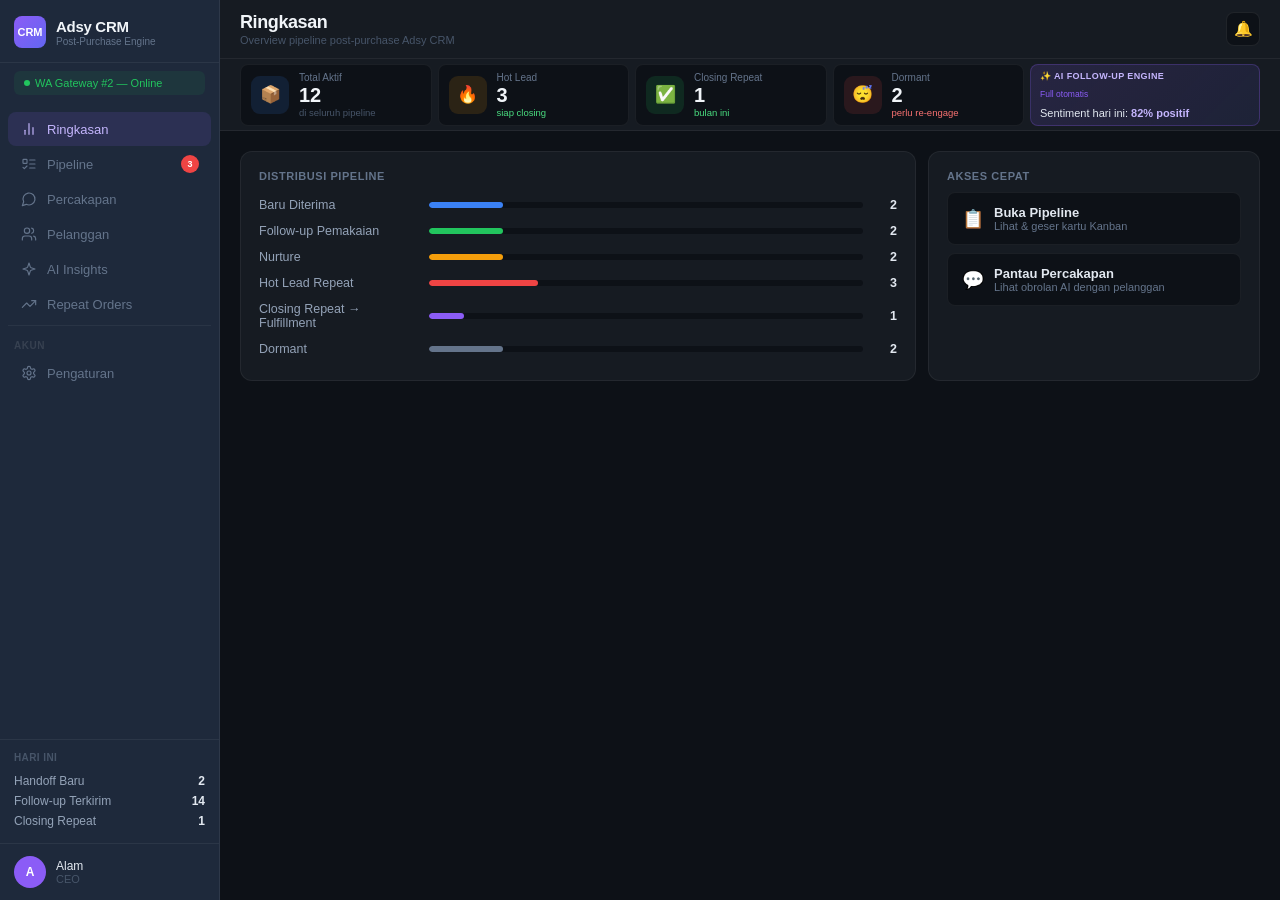
<file: index.html>
<!DOCTYPE html>
<html lang="id">
<head>
<meta charset="UTF-8">
<meta name="viewport" content="width=device-width, initial-scale=1.0">
<title>Ringkasan — Adsy CRM</title>
<link rel="stylesheet" href="css/style.css">
<style>
#summary-wrap{flex:1;overflow-y:auto;padding:20px}
.grid{display:grid;grid-template-columns:repeat(auto-fit,minmax(220px,1fr));gap:12px;margin-bottom:24px}
.big-card{background:#161b22;border:1px solid rgba(255,255,255,.06);border-radius:12px;padding:18px}
.big-card h3{font-size:11px;color:#64748b;text-transform:uppercase;letter-spacing:.05em;margin-bottom:10px;font-weight:700}
.stage-bar-row{display:flex;align-items:center;gap:10px;padding:6px 0;font-size:12.5px}
.stage-bar-row .lbl{width:160px;color:#94a3b8;flex-shrink:0}
.stage-bar-track{flex:1;height:6px;background:#0d1117;border-radius:3px;overflow:hidden}
.stage-bar-fill{height:100%;border-radius:3px}
.stage-bar-num{width:24px;text-align:right;color:#e2e8f0;font-weight:600;flex-shrink:0}
.quick-link{display:flex;align-items:center;gap:10px;padding:12px 14px;background:#0d1117;border:1px solid rgba(255,255,255,.06);border-radius:8px;margin-bottom:8px;cursor:pointer}
.quick-link:hover{border-color:#8b5cf6}
.quick-link .ql-icon{font-size:18px}
.quick-link .ql-text{flex:1}
.quick-link .ql-title{font-size:13px;font-weight:600;color:#e2e8f0}
.quick-link .ql-sub{font-size:11px;color:#64748b}
</style>
</head>
<body>

<div id="sidebar"></div>

<div id="main">
  <div id="top-header">
    <div class="th-left">
      <h1>Ringkasan</h1>
      <p>Overview pipeline post-purchase Adsy CRM</p>
    </div>
    <div class="th-right">
      <div class="th-notif">🔔</div>
    </div>
  </div>

  <div id="stats-row">
    <div class="stat-card">
      <div class="stat-icon blue">📦</div>
      <div class="stat-text"><div class="stat-label">Total Aktif</div><div class="stat-num" id="statTotal">0</div><div class="stat-sub muted">di seluruh pipeline</div></div>
    </div>
    <div class="stat-card">
      <div class="stat-icon amber">🔥</div>
      <div class="stat-text"><div class="stat-label">Hot Lead</div><div class="stat-num" id="statHot">0</div><div class="stat-sub ok">siap closing</div></div>
    </div>
    <div class="stat-card">
      <div class="stat-icon green">✅</div>
      <div class="stat-text"><div class="stat-label">Closing Repeat</div><div class="stat-num" id="statClosing">0</div><div class="stat-sub ok">bulan ini</div></div>
    </div>
    <div class="stat-card">
      <div class="stat-icon red">😴</div>
      <div class="stat-text"><div class="stat-label">Dormant</div><div class="stat-num" id="statDormant">0</div><div class="stat-sub danger">perlu re-engage</div></div>
    </div>
    <div class="ai-engine-card">
      <div class="ai-engine-title">✨ AI Follow-up Engine</div>
      <div class="ai-engine-sub">Full otomatis</div>
      <div class="ai-engine-stat">Sentiment hari ini: <b>82% positif</b></div>
    </div>
  </div>

  <div id="summary-wrap">
    <div class="grid">
      <div class="big-card" style="grid-column:span 2">
        <h3>Distribusi Pipeline</h3>
        <div id="stageBars"></div>
      </div>
      <div class="big-card">
        <h3>Akses Cepat</h3>
        <div class="quick-link" onclick="location.href='pipeline.html'">
          <span class="ql-icon">📋</span>
          <div class="ql-text"><div class="ql-title">Buka Pipeline</div><div class="ql-sub">Lihat & geser kartu Kanban</div></div>
        </div>
        <div class="quick-link" onclick="location.href='conversations.html'">
          <span class="ql-icon">💬</span>
          <div class="ql-text"><div class="ql-title">Pantau Percakapan</div><div class="ql-sub">Lihat obrolan AI dengan pelanggan</div></div>
        </div>
      </div>
    </div>
  </div>
</div>

<script src="js/config.js"></script>
<script src="js/mock-data.js"></script>
<script src="js/app.js"></script>
<script>
renderSidebar('index.html');

const total = MOCK_PIPELINE.length;
const hot = MOCK_PIPELINE.filter(c=>c.stage==='hotlead').length;
const closing = MOCK_PIPELINE.filter(c=>c.stage==='closing').length;
const dormant = MOCK_PIPELINE.filter(c=>c.stage==='dormant').length;
document.getElementById('statTotal').textContent = total;
document.getElementById('statHot').textContent = hot;
document.getElementById('statClosing').textContent = closing;
document.getElementById('statDormant').textContent = dormant;

document.getElementById('stageBars').innerHTML = STAGES.map(s=>{
  const count = MOCK_PIPELINE.filter(c=>c.stage===s.id).length;
  const pct = total ? Math.round((count/total)*100) : 0;
  return `<div class="stage-bar-row">
    <span class="lbl">${s.label}</span>
    <div class="stage-bar-track"><div class="stage-bar-fill" style="width:${pct}%;background:${s.color}"></div></div>
    <span class="stage-bar-num">${count}</span>
  </div>`;
}).join('');
</script>
</body>
</html>
</file>
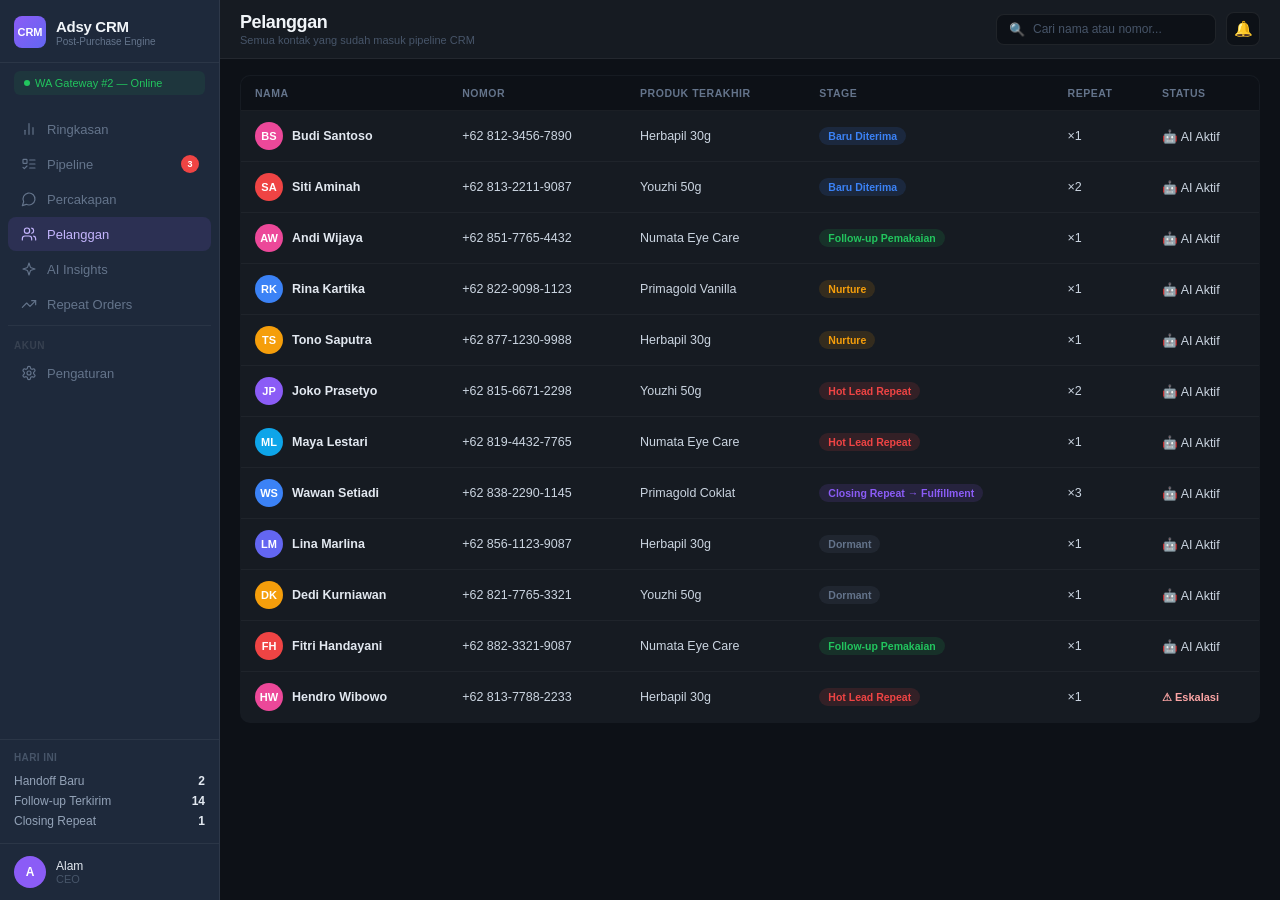
<file: contacts.html>
<!DOCTYPE html>
<html lang="id">
<head>
<meta charset="UTF-8">
<meta name="viewport" content="width=device-width, initial-scale=1.0">
<title>Pelanggan — Adsy CRM</title>
<link rel="stylesheet" href="css/style.css">
<style>
#table-wrap{flex:1;overflow-y:auto;padding:16px 20px}
table{width:100%;border-collapse:collapse;background:#161b22;border:1px solid rgba(255,255,255,.06);border-radius:10px;overflow:hidden}
thead th{text-align:left;font-size:10.5px;text-transform:uppercase;letter-spacing:.05em;color:#64748b;padding:11px 14px;border-bottom:1px solid rgba(255,255,255,.06);background:#0d1117}
tbody td{padding:11px 14px;font-size:12.5px;border-bottom:1px solid rgba(255,255,255,.04);color:#cbd5e1}
tbody tr:last-child td{border-bottom:none}
tbody tr:hover{background:rgba(139,92,246,.04);cursor:pointer}
.t-name{display:flex;align-items:center;gap:9px;font-weight:600;color:#e2e8f0}
.t-av{width:28px;height:28px;border-radius:50%;display:flex;align-items:center;justify-content:center;font-size:11px;font-weight:700;color:#fff;flex-shrink:0}
.stage-chip{font-size:10.5px;padding:3px 9px;border-radius:10px;font-weight:600}
.esc-flag{color:#fca5a5;font-size:11px;font-weight:600}
</style>
</head>
<body>

<div id="sidebar"></div>

<div id="main">
  <div id="top-header">
    <div class="th-left">
      <h1>Pelanggan</h1>
      <p>Semua kontak yang sudah masuk pipeline CRM</p>
    </div>
    <div class="th-right">
      <div class="th-search"><span style="font-size:13px;color:#374151">🔍</span><input placeholder="Cari nama atau nomor..." id="searchInput" /></div>
      <div class="th-notif">🔔</div>
    </div>
  </div>

  <div id="table-wrap">
    <table>
      <thead>
        <tr>
          <th>Nama</th>
          <th>Nomor</th>
          <th>Produk Terakhir</th>
          <th>Stage</th>
          <th>Repeat</th>
          <th>Status</th>
        </tr>
      </thead>
      <tbody id="tbody"></tbody>
    </table>
  </div>
</div>

<script src="js/config.js"></script>
<script src="js/mock-data.js"></script>
<script src="js/app.js"></script>
<script>
renderSidebar('contacts.html');

function render(){
  const q = (document.getElementById('searchInput').value || '').toLowerCase();
  let rows = MOCK_PIPELINE;
  if(q) rows = rows.filter(c => c.name.toLowerCase().includes(q) || c.phone.includes(q));

  document.getElementById('tbody').innerHTML = rows.map(c=>{
    const stage = STAGES.find(s=>s.id===c.stage);
    return `<tr onclick="location.href='pipeline.html'">
      <td><div class="t-name"><span class="t-av" style="background:${avatarColor(c.name)}">${initials(c.name)}</span>${esc(c.name)}</div></td>
      <td>${c.phone}</td>
      <td>${esc(c.product)}</td>
      <td><span class="stage-chip" style="background:${stage.color}22;color:${stage.color}">${stage.label}</span></td>
      <td>×${c.repeat}</td>
      <td>${c.escalated ? '<span class="esc-flag">⚠ Eskalasi</span>' : '🤖 AI Aktif'}</td>
    </tr>`;
  }).join('');
}
document.getElementById('searchInput').addEventListener('input', render);
render();
</script>
</body>
</html>
</file>
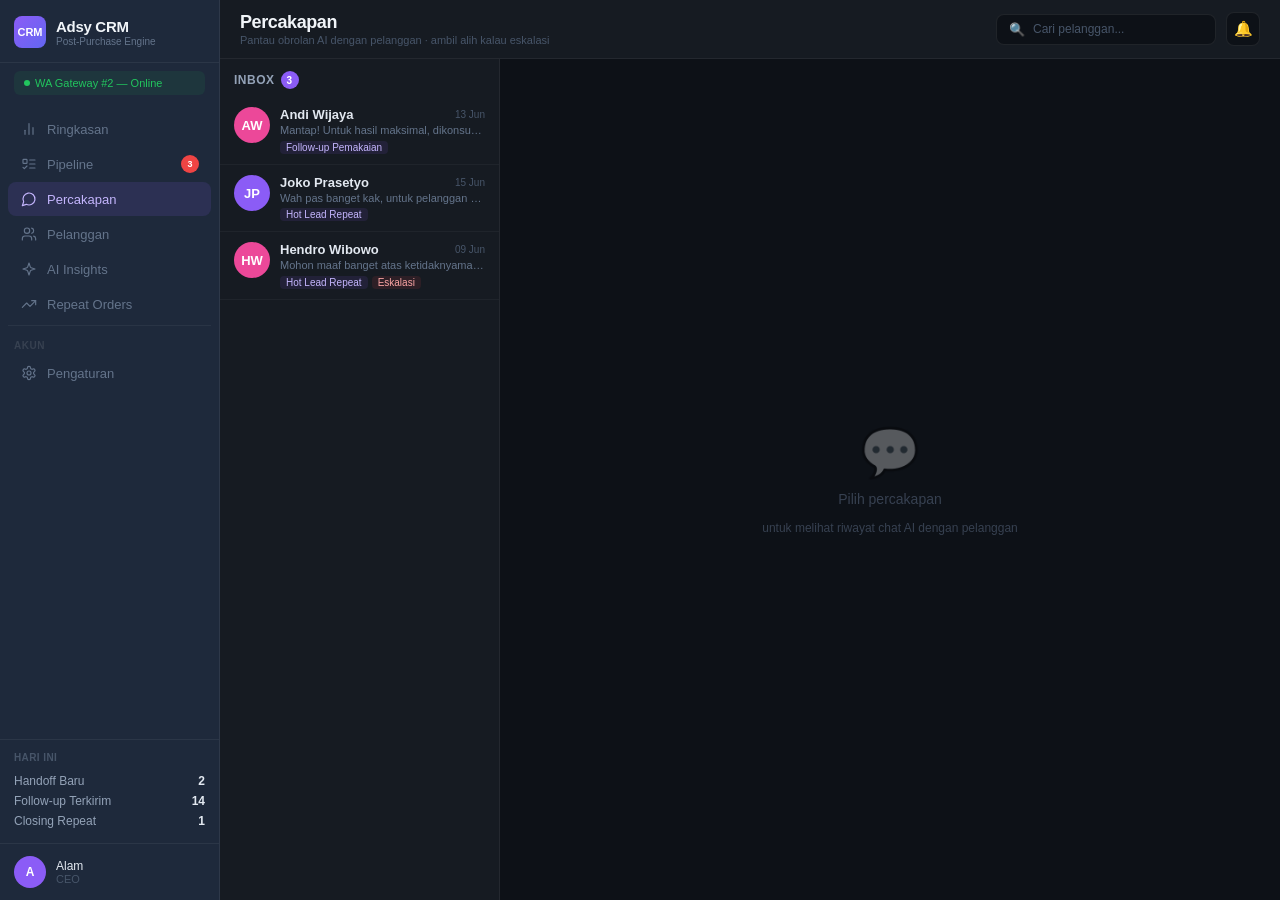
<file: conversations.html>
<!DOCTYPE html>
<html lang="id">
<head>
<meta charset="UTF-8">
<meta name="viewport" content="width=device-width, initial-scale=1.0">
<title>Percakapan — Adsy CRM</title>
<link rel="stylesheet" href="css/style.css">
</head>
<body>

<div id="sidebar"></div>

<div id="main">
  <div id="top-header">
    <div class="th-left">
      <h1>Percakapan</h1>
      <p>Pantau obrolan AI dengan pelanggan &middot; ambil alih kalau eskalasi</p>
    </div>
    <div class="th-right">
      <div class="th-search"><span style="font-size:13px;color:#374151">🔍</span><input placeholder="Cari pelanggan..." id="searchInput" /></div>
      <div class="th-notif">🔔</div>
    </div>
  </div>

  <div id="content-area">
    <div id="inbox">
      <div class="inbox-header">
        <div class="inbox-title">INBOX <span class="inbox-count" id="inboxCount">0</span></div>
      </div>
      <div id="conv-list"></div>
    </div>

    <div id="chat-panel">
      <div id="chat-header" style="display:none">
        <div class="ch-av" id="chAv">?</div>
        <div style="flex:1">
          <div class="ch-name" id="chName">—</div>
          <div class="ch-sub" id="chSub">—</div>
        </div>
        <div id="chStatusArea"></div>
        <div class="ch-acts">
          <button class="act-btn" id="btnTakeover">🙋 Ambil Alih</button>
          <button class="act-btn danger" id="btnResume" style="display:none">🤖 Aktifkan AI Lagi</button>
        </div>
      </div>
      <div id="messages-area">
        <div class="no-chat">
          <div class="no-chat-icon">💬</div>
          <div style="font-size:14px;font-weight:500;color:#374151">Pilih percakapan</div>
          <div style="font-size:12px;color:#374151;margin-top:4px">untuk melihat riwayat chat AI dengan pelanggan</div>
        </div>
      </div>
      <div id="observer-bar" style="display:none">
        <span class="obs-dot"></span> Mode observer — AI yang membalas otomatis. Pesan manual hanya bisa dikirim setelah "Ambil Alih".
      </div>
    </div>

    <div id="side-panel" style="display:none">
      <div class="cb-header">👤 Info Pelanggan</div>
      <div class="cb-section">
        <div class="cb-title">Stage Pipeline</div>
        <div class="stage-pill" id="spStage">—</div>
      </div>
      <div class="cb-section">
        <div class="cb-title">Order Terkait</div>
        <div class="cm-row"><span class="cm-label">Produk</span><span class="cm-value" id="spProduct">—</span></div>
        <div class="cm-row"><span class="cm-label">Sampai</span><span class="cm-value" id="spDelivered">—</span></div>
        <div class="cm-row"><span class="cm-label">Repeat ke-</span><span class="cm-value" id="spRepeat">—</span></div>
        <div class="cm-row"><span class="cm-label">Alamat</span><span class="cm-value" id="spAddress">—</span></div>
      </div>
      <div class="cb-section">
        <button class="drawer-btn" id="spOpenPipeline">📋 Buka di Pipeline</button>
      </div>
    </div>
  </div>
</div>

<script src="js/config.js"></script>
<script src="js/mock-data.js"></script>
<script src="js/app.js"></script>
<script>
renderSidebar('conversations.html');

let activeId = null;

function renderInbox(){
  const q = (document.getElementById('searchInput').value || '').toLowerCase();
  let list = MOCK_PIPELINE.filter(c => MOCK_CHATS[c.id]); // hanya yang punya history chat
  if(q) list = list.filter(c => c.name.toLowerCase().includes(q) || c.phone.includes(q));

  document.getElementById('inboxCount').textContent = list.length;
  const el = document.getElementById('conv-list');
  if(!list.length){ el.innerHTML = `<div class="empty-inbox">📭<br><br>Tidak ada percakapan</div>`; return; }

  el.innerHTML = list.map(c => {
    const chat = MOCK_CHATS[c.id];
    const last = chat[chat.length-1];
    const stageLabel = STAGES.find(s=>s.id===c.stage)?.label || c.stage;
    return `<div class="conv-item${activeId===c.id?' active':''}" data-id="${c.id}">
      <div class="conv-av" style="background:${avatarColor(c.name)}">${initials(c.name)}</div>
      <div class="conv-info">
        <div class="conv-name-row">
          <div class="conv-name">${esc(c.name)}</div>
          <div class="conv-time">${last.time.split(',')[0]}</div>
        </div>
        <div class="conv-preview">${esc(last.text)}</div>
        <div class="conv-tags">
          <span class="ctag stage">${stageLabel}</span>
          ${c.escalated ? '<span class="ctag eskalasi">Eskalasi</span>' : ''}
        </div>
      </div>
    </div>`;
  }).join('');

  document.querySelectorAll('.conv-item').forEach(el=>{
    el.addEventListener('click', ()=> selectConv(parseInt(el.dataset.id)));
  });
}

function selectConv(id){
  activeId = id;
  renderInbox();
  const c = MOCK_PIPELINE.find(x=>x.id===id);
  const chat = MOCK_CHATS[id] || [];

  document.getElementById('chat-header').style.display = 'flex';
  document.getElementById('observer-bar').style.display = 'flex';
  document.getElementById('side-panel').style.display = 'flex';

  document.getElementById('chAv').textContent = initials(c.name);
  document.getElementById('chAv').style.background = avatarColor(c.name);
  document.getElementById('chName').textContent = c.name;
  document.getElementById('chSub').innerHTML = `WhatsApp &middot; ${c.phone}`;

  const statusArea = document.getElementById('chStatusArea');
  const btnTakeover = document.getElementById('btnTakeover');
  const btnResume = document.getElementById('btnResume');
  if(c.escalated){
    statusArea.innerHTML = `<div class="ch-status-badge eskalasi">⚠️ Eskalasi — AI berhenti</div>`;
    btnTakeover.style.display = 'none';
    btnResume.style.display = 'flex';
  } else {
    statusArea.innerHTML = `<div class="ch-status-badge ai">🤖 AI Aktif</div>`;
    btnTakeover.style.display = 'flex';
    btnResume.style.display = 'none';
  }

  const area = document.getElementById('messages-area');
  area.innerHTML = '<div class="day-divider">Riwayat</div>' + chat.map(m => `
    <div class="msg-row from-${m.role}">
      <div class="msg-wrap">
        ${m.role==='bot' ? '<div class="bot-label">🤖 AI Agent</div>' : ''}
        <div class="bubble">${esc(m.text)}</div>
        <div class="msg-meta">${m.time}</div>
      </div>
    </div>
  `).join('');
  area.scrollTop = area.scrollHeight;

  document.getElementById('spStage').textContent = STAGES.find(s=>s.id===c.stage)?.label || c.stage;
  document.getElementById('spProduct').textContent = c.product;
  document.getElementById('spDelivered').textContent = c.delivered;
  document.getElementById('spRepeat').textContent = '×' + c.repeat;
  document.getElementById('spAddress').textContent = c.address;
  document.getElementById('spOpenPipeline').onclick = ()=> window.location.href = `pipeline.html`;
}

btnTakeoverHandler();
function btnTakeoverHandler(){
  document.addEventListener('click', e=>{
    if(e.target.id==='btnTakeover'){
      const c = MOCK_PIPELINE.find(x=>x.id===activeId);
      if(c){ c.escalated = true; selectConv(activeId); }
    }
    if(e.target.id==='btnResume'){
      const c = MOCK_PIPELINE.find(x=>x.id===activeId);
      if(c){ c.escalated = false; selectConv(activeId); }
    }
  });
}

document.getElementById('searchInput').addEventListener('input', renderInbox);

// Buka langsung dari ?id= (link dari pipeline.html)
const params = new URLSearchParams(window.location.search);
const preselect = parseInt(params.get('id'));

renderInbox();
if(preselect && MOCK_CHATS[preselect]) selectConv(preselect);
</script>
</body>
</html>
</file>
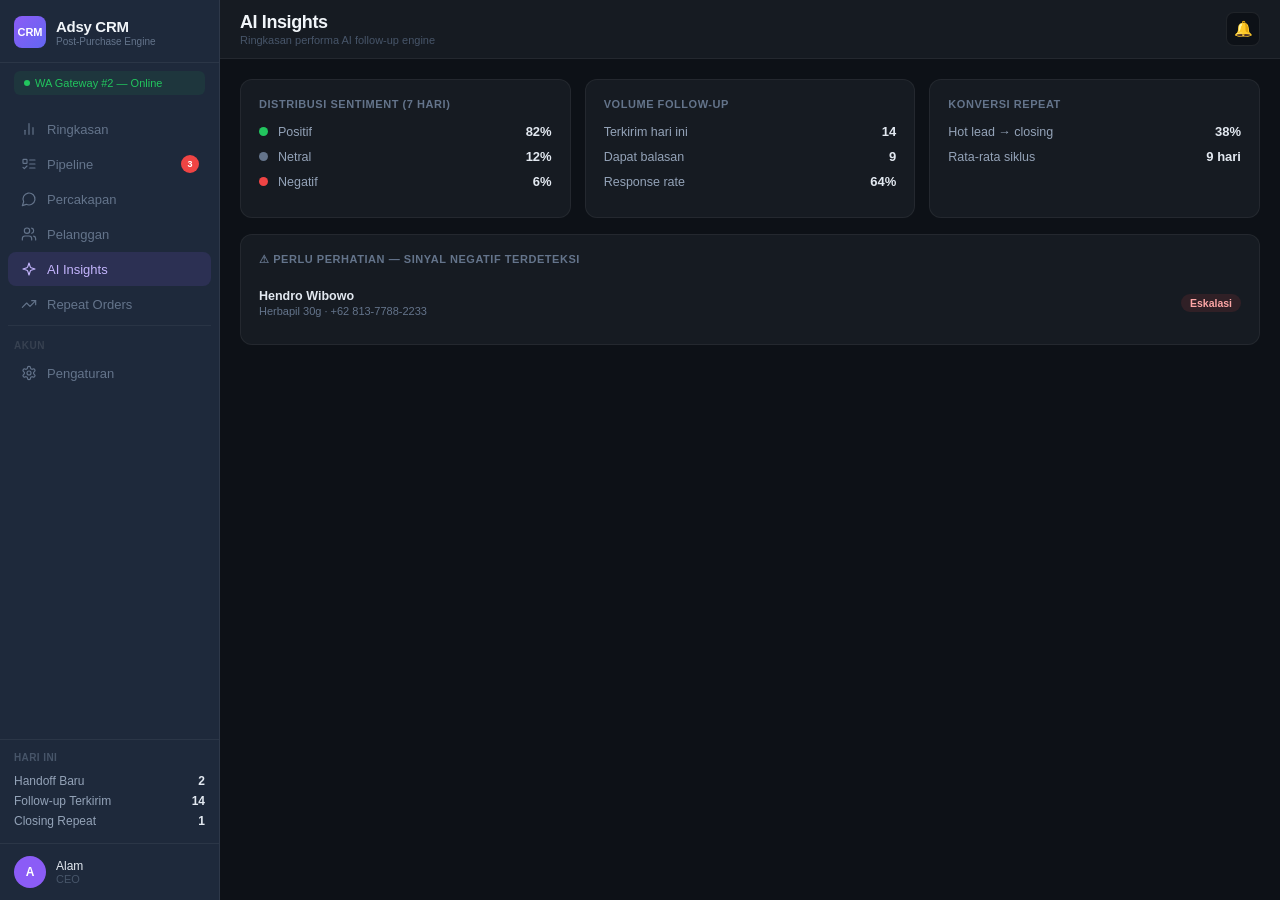
<file: insights.html>
<!DOCTYPE html>
<html lang="id">
<head>
<meta charset="UTF-8">
<meta name="viewport" content="width=device-width, initial-scale=1.0">
<title>AI Insights — Adsy CRM</title>
<link rel="stylesheet" href="css/style.css">
<style>
#insights-wrap{flex:1;overflow-y:auto;padding:20px}
.grid{display:grid;grid-template-columns:repeat(auto-fit,minmax(240px,1fr));gap:14px;margin-bottom:16px}
.big-card{background:#161b22;border:1px solid rgba(255,255,255,.06);border-radius:12px;padding:18px}
.big-card h3{font-size:11px;color:#64748b;text-transform:uppercase;letter-spacing:.05em;margin-bottom:14px;font-weight:700}
.sent-row{display:flex;align-items:center;gap:10px;margin-bottom:10px}
.sent-dot{width:9px;height:9px;border-radius:50%;flex-shrink:0}
.sent-label{flex:1;font-size:12.5px;color:#94a3b8}
.sent-num{font-size:13px;font-weight:700;color:#e2e8f0}
.signal-item{display:flex;justify-content:space-between;align-items:center;padding:9px 0;border-bottom:1px solid rgba(255,255,255,.04);font-size:12.5px}
.signal-item:last-child{border-bottom:none}
.signal-name{color:#e2e8f0;font-weight:600}
.signal-meta{color:#64748b;font-size:11px;margin-top:2px}
.signal-badge{font-size:10.5px;font-weight:700;padding:3px 9px;border-radius:10px;background:rgba(239,68,68,.12);color:#fca5a5}
</style>
</head>
<body>

<div id="sidebar"></div>

<div id="main">
  <div id="top-header">
    <div class="th-left">
      <h1>AI Insights</h1>
      <p>Ringkasan performa AI follow-up engine</p>
    </div>
    <div class="th-right"><div class="th-notif">🔔</div></div>
  </div>

  <div id="insights-wrap">
    <div class="grid">
      <div class="big-card">
        <h3>Distribusi Sentiment (7 hari)</h3>
        <div class="sent-row"><span class="sent-dot" style="background:#22c55e"></span><span class="sent-label">Positif</span><span class="sent-num">82%</span></div>
        <div class="sent-row"><span class="sent-dot" style="background:#64748b"></span><span class="sent-label">Netral</span><span class="sent-num">12%</span></div>
        <div class="sent-row"><span class="sent-dot" style="background:#ef4444"></span><span class="sent-label">Negatif</span><span class="sent-num">6%</span></div>
      </div>
      <div class="big-card">
        <h3>Volume Follow-up</h3>
        <div class="sent-row"><span class="sent-label">Terkirim hari ini</span><span class="sent-num">14</span></div>
        <div class="sent-row"><span class="sent-label">Dapat balasan</span><span class="sent-num">9</span></div>
        <div class="sent-row"><span class="sent-label">Response rate</span><span class="sent-num">64%</span></div>
      </div>
      <div class="big-card">
        <h3>Konversi Repeat</h3>
        <div class="sent-row"><span class="sent-label">Hot lead → closing</span><span class="sent-num">38%</span></div>
        <div class="sent-row"><span class="sent-label">Rata-rata siklus</span><span class="sent-num">9 hari</span></div>
      </div>
    </div>

    <div class="big-card">
      <h3>⚠ Perlu Perhatian — Sinyal Negatif Terdeteksi</h3>
      <div id="alertList"></div>
    </div>
  </div>
</div>

<script src="js/config.js"></script>
<script src="js/mock-data.js"></script>
<script src="js/app.js"></script>
<script>
renderSidebar('insights.html');

const escalated = MOCK_PIPELINE.filter(c=>c.escalated);
document.getElementById('alertList').innerHTML = escalated.length
  ? escalated.map(c=>`
    <div class="signal-item">
      <div>
        <div class="signal-name">${esc(c.name)}</div>
        <div class="signal-meta">${esc(c.product)} &middot; ${c.phone}</div>
      </div>
      <span class="signal-badge">Eskalasi</span>
    </div>`).join('')
  : '<div style="color:#475569;font-size:12px;padding:8px 0">Tidak ada sinyal negatif saat ini 👍</div>';
</script>
</body>
</html>
</file>
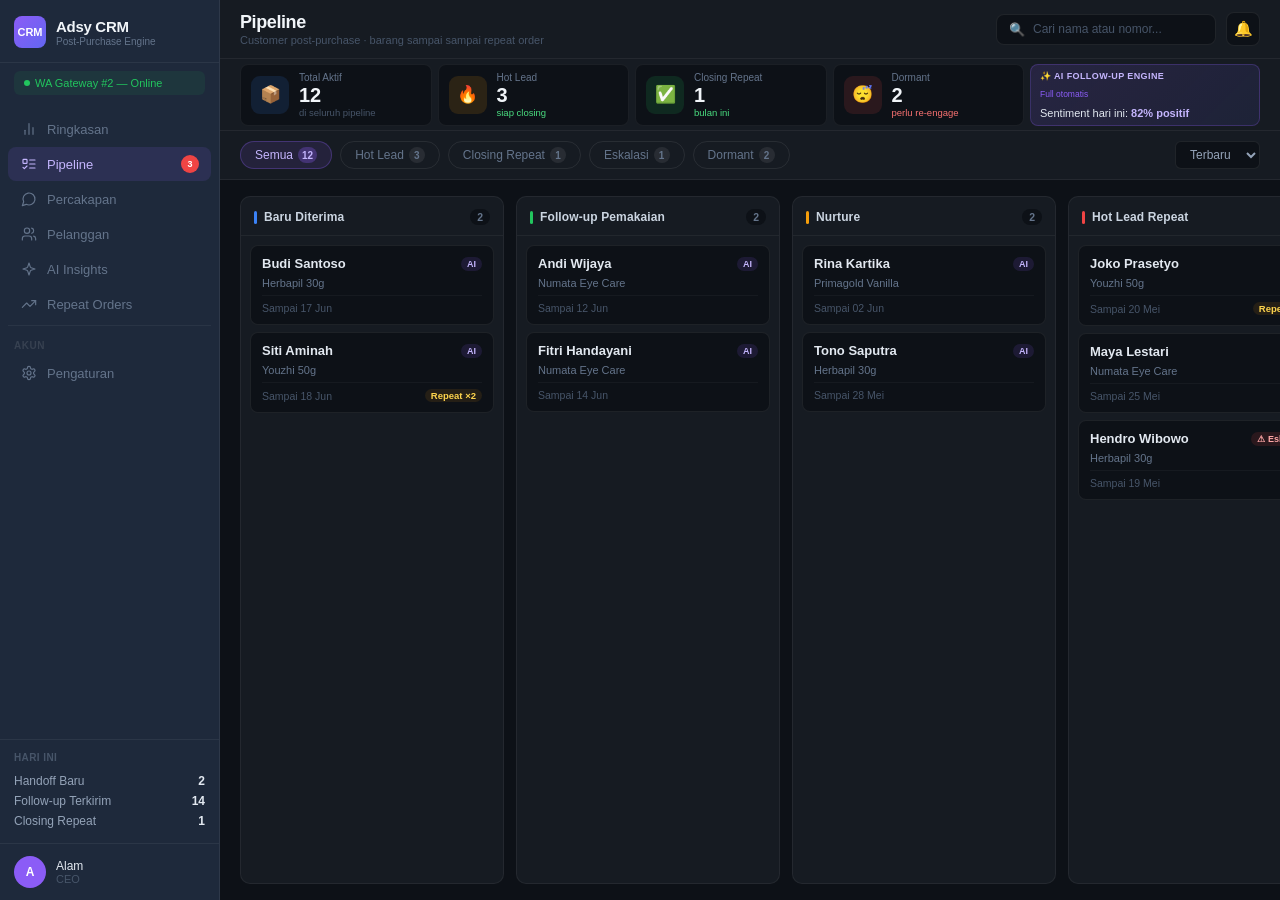
<file: pipeline.html>
<!DOCTYPE html>
<html lang="id">
<head>
<meta charset="UTF-8">
<meta name="viewport" content="width=device-width, initial-scale=1.0">
<title>Pipeline — Adsy CRM</title>
<link rel="stylesheet" href="css/style.css">
</head>
<body>

<div id="sidebar"></div>

<div id="main">
  <div id="top-header">
    <div class="th-left">
      <h1>Pipeline</h1>
      <p>Customer post-purchase &middot; barang sampai sampai repeat order</p>
    </div>
    <div class="th-right">
      <div class="th-search"><span style="font-size:13px;color:#374151">🔍</span><input placeholder="Cari nama atau nomor..." id="searchInput" /></div>
      <div class="th-notif">🔔</div>
    </div>
  </div>

  <div id="stats-row">
    <div class="stat-card">
      <div class="stat-icon blue">📦</div>
      <div class="stat-text"><div class="stat-label">Total Aktif</div><div class="stat-num" id="statTotal">0</div><div class="stat-sub muted">di seluruh pipeline</div></div>
    </div>
    <div class="stat-card">
      <div class="stat-icon amber">🔥</div>
      <div class="stat-text"><div class="stat-label">Hot Lead</div><div class="stat-num" id="statHot">0</div><div class="stat-sub ok">siap closing</div></div>
    </div>
    <div class="stat-card">
      <div class="stat-icon green">✅</div>
      <div class="stat-text"><div class="stat-label">Closing Repeat</div><div class="stat-num" id="statClosing">0</div><div class="stat-sub ok">bulan ini</div></div>
    </div>
    <div class="stat-card">
      <div class="stat-icon red">😴</div>
      <div class="stat-text"><div class="stat-label">Dormant</div><div class="stat-num" id="statDormant">0</div><div class="stat-sub danger">perlu re-engage</div></div>
    </div>
    <div class="ai-engine-card">
      <div class="ai-engine-title">✨ AI Follow-up Engine</div>
      <div class="ai-engine-sub">Full otomatis</div>
      <div class="ai-engine-stat">Sentiment hari ini: <b>82% positif</b></div>
    </div>
  </div>

  <div id="filter-bar">
    <button class="ftab active" data-f="all">Semua <span class="fn" id="fn-all">0</span></button>
    <button class="ftab" data-f="hotlead">Hot Lead <span class="fn" id="fn-hotlead">0</span></button>
    <button class="ftab" data-f="closing">Closing Repeat <span class="fn" id="fn-closing">0</span></button>
    <button class="ftab eskalasi" data-f="escalated">Eskalasi <span class="fn" id="fn-escalated">0</span></button>
    <button class="ftab" data-f="dormant">Dormant <span class="fn" id="fn-dormant">0</span></button>
    <select class="filter-sort"><option>Terbaru</option><option>Terlama</option></select>
  </div>

  <div id="board-wrap"><div id="board"></div></div>
</div>

<div class="drawer-overlay" id="overlay"></div>
<div class="drawer" id="drawer">
  <div class="drawer-head">
    <div>
      <div style="font-size:15px;font-weight:700;color:#f1f5f9" id="drawerName">—</div>
      <div style="font-size:11px;color:#475569;margin-top:2px" id="drawerPhone">—</div>
    </div>
    <button class="drawer-close" id="drawerClose">✕</button>
  </div>
  <div class="drawer-body">
    <div class="drawer-section">
      <div class="drawer-label">Order Terkait</div>
      <div class="info-row"><span>Produk</span><span id="dProduct">—</span></div>
      <div class="info-row"><span>Tanggal sampai</span><span id="dDelivered">—</span></div>
      <div class="info-row"><span>Repeat ke-</span><span id="dRepeat">—</span></div>
      <div class="info-row"><span>Alamat tersimpan</span><span id="dAddress">—</span></div>
    </div>
    <div class="drawer-section">
      <div class="drawer-label">Riwayat AI Follow-up</div>
      <div id="dTimeline"></div>
    </div>
    <button class="drawer-btn" id="dOpenChat">💬 Lihat Percakapan Lengkap</button>
  </div>
</div>

<script src="js/config.js"></script>
<script src="js/mock-data.js"></script>
<script src="js/app.js"></script>
<script>
renderSidebar('pipeline.html');

let dragCardId = null;
let activeFilter = 'all';

function updateStats(){
  const total = MOCK_PIPELINE.length;
  const hot = MOCK_PIPELINE.filter(c=>c.stage==='hotlead').length;
  const closing = MOCK_PIPELINE.filter(c=>c.stage==='closing').length;
  const dormant = MOCK_PIPELINE.filter(c=>c.stage==='dormant').length;
  const escalated = MOCK_PIPELINE.filter(c=>c.escalated).length;
  document.getElementById('statTotal').textContent = total;
  document.getElementById('statHot').textContent = hot;
  document.getElementById('statClosing').textContent = closing;
  document.getElementById('statDormant').textContent = dormant;
  document.getElementById('fn-all').textContent = total;
  document.getElementById('fn-hotlead').textContent = hot;
  document.getElementById('fn-closing').textContent = closing;
  document.getElementById('fn-dormant').textContent = dormant;
  document.getElementById('fn-escalated').textContent = escalated;
}

function cardHTML(c){
  return `
    <div class="card" draggable="true" data-id="${c.id}">
      <div class="card-top">
        <span class="card-name">${esc(c.name)}</span>
        <span class="card-tag" style="${c.escalated?'background:rgba(239,68,68,.13);color:#fca5a5':''}">${c.escalated ? '⚠ Eskalasi' : 'AI'}</span>
      </div>
      <div class="card-product">${esc(c.product)}</div>
      <div class="card-meta">
        <span>${c.delivered !== '—' ? 'Sampai '+c.delivered : 'Menunggu resi'}</span>
        ${c.repeat > 1 ? `<span class="repeat-badge">Repeat ×${c.repeat}</span>` : ''}
      </div>
    </div>
  `;
}

function visibleCards(){
  const q = (document.getElementById('searchInput').value || '').toLowerCase();
  let cards = MOCK_PIPELINE;
  if(activeFilter==='hotlead') cards = cards.filter(c=>c.stage==='hotlead');
  else if(activeFilter==='closing') cards = cards.filter(c=>c.stage==='closing');
  else if(activeFilter==='dormant') cards = cards.filter(c=>c.stage==='dormant');
  else if(activeFilter==='escalated') cards = cards.filter(c=>c.escalated);
  if(q) cards = cards.filter(c => c.name.toLowerCase().includes(q) || c.phone.includes(q));
  return cards;
}

function render(){
  updateStats();
  const cards = visibleCards();
  const board = document.getElementById('board');
  board.innerHTML = STAGES.map(s => {
    const colCards = cards.filter(c => c.stage === s.id);
    return `
      <div class="column" data-stage="${s.id}">
        <div class="column-head">
          <div class="column-title"><span class="column-bar" style="background:${s.color}"></span>${s.label}</div>
          <span class="column-count">${colCards.length}</span>
        </div>
        <div class="column-body" data-stage="${s.id}">
          ${colCards.map(cardHTML).join('') || '<div class="empty-col">Tidak ada kartu</div>'}
        </div>
      </div>
    `;
  }).join('');
  attachEvents();
}

function attachEvents(){
  document.querySelectorAll('.card').forEach(el=>{
    el.addEventListener('dragstart', ()=>{ dragCardId = parseInt(el.dataset.id); el.classList.add('dragging'); });
    el.addEventListener('dragend', ()=> el.classList.remove('dragging'));
    el.addEventListener('click', ()=> openDrawer(parseInt(el.dataset.id)));
  });
  document.querySelectorAll('.column-body').forEach(col=>{
    col.addEventListener('dragover', e=>{ e.preventDefault(); col.classList.add('drag-over'); });
    col.addEventListener('dragleave', ()=> col.classList.remove('drag-over'));
    col.addEventListener('drop', e=>{
      e.preventDefault();
      col.classList.remove('drag-over');
      const card = MOCK_PIPELINE.find(c=>c.id===dragCardId);
      if(card){ card.stage = col.dataset.stage; render(); }
    });
  });
}

document.querySelectorAll('.ftab').forEach(btn=>{
  btn.addEventListener('click', ()=>{
    document.querySelectorAll('.ftab').forEach(b=>b.classList.remove('active'));
    btn.classList.add('active');
    activeFilter = btn.dataset.f;
    render();
  });
});
document.getElementById('searchInput').addEventListener('input', render);

let currentDrawerId = null;
function openDrawer(id){
  const c = MOCK_PIPELINE.find(x=>x.id===id);
  if(!c) return;
  currentDrawerId = id;
  document.getElementById('drawerName').textContent = c.name;
  document.getElementById('drawerPhone').textContent = c.phone;
  document.getElementById('dProduct').textContent = c.product;
  document.getElementById('dDelivered').textContent = c.delivered;
  document.getElementById('dRepeat').textContent = '×' + c.repeat;
  document.getElementById('dAddress').textContent = c.address;
  document.getElementById('dTimeline').innerHTML = c.timeline.map(t => `
    <div class="timeline-item">
      <div class="timeline-dot ${t.out ? 'out':''}"></div>
      <div><div class="timeline-content">${esc(t.text)}</div><div class="timeline-time">${t.time}</div></div>
    </div>
  `).join('');
  document.getElementById('drawer').classList.add('open');
  document.getElementById('overlay').classList.add('open');
}
document.getElementById('drawerClose').addEventListener('click', closeDrawer);
document.getElementById('overlay').addEventListener('click', closeDrawer);
document.getElementById('dOpenChat').addEventListener('click', ()=>{
  if(currentDrawerId) window.location.href = `conversations.html?id=${currentDrawerId}`;
});
function closeDrawer(){
  document.getElementById('drawer').classList.remove('open');
  document.getElementById('overlay').classList.remove('open');
}

render();
</script>
</body>
</html>
</file>
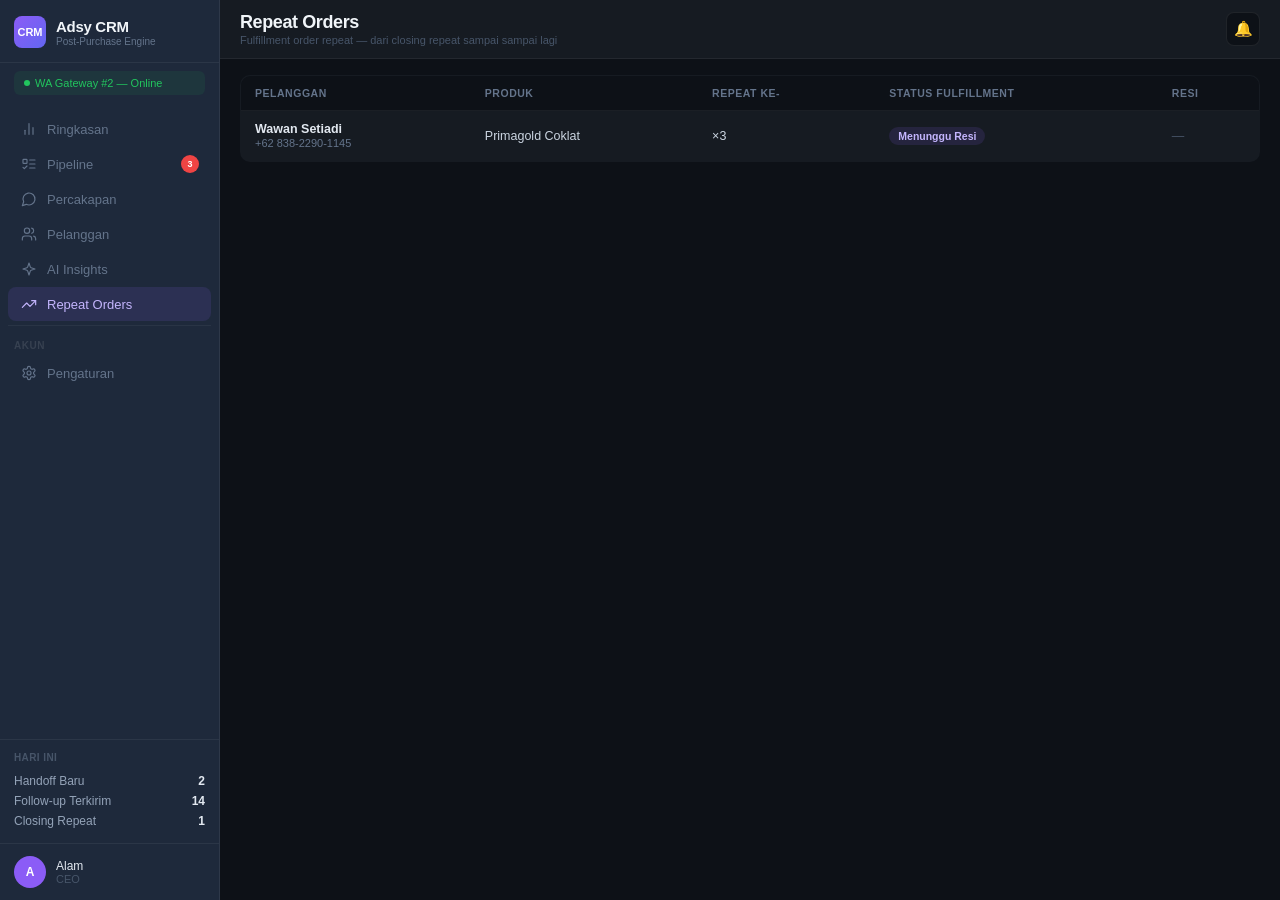
<file: repeat-orders.html>
<!DOCTYPE html>
<html lang="id">
<head>
<meta charset="UTF-8">
<meta name="viewport" content="width=device-width, initial-scale=1.0">
<title>Repeat Orders — Adsy CRM</title>
<link rel="stylesheet" href="css/style.css">
<style>
#table-wrap{flex:1;overflow-y:auto;padding:16px 20px}
table{width:100%;border-collapse:collapse;background:#161b22;border:1px solid rgba(255,255,255,.06);border-radius:10px;overflow:hidden}
thead th{text-align:left;font-size:10.5px;text-transform:uppercase;letter-spacing:.05em;color:#64748b;padding:11px 14px;border-bottom:1px solid rgba(255,255,255,.06);background:#0d1117}
tbody td{padding:11px 14px;font-size:12.5px;border-bottom:1px solid rgba(255,255,255,.04);color:#cbd5e1}
tbody tr:last-child td{border-bottom:none}
.status-chip{font-size:10.5px;padding:3px 9px;border-radius:10px;font-weight:600}
.empty-state{text-align:center;padding:50px 20px;color:#475569}
.empty-state .ic{font-size:36px;margin-bottom:10px;opacity:.4}
</style>
</head>
<body>

<div id="sidebar"></div>

<div id="main">
  <div id="top-header">
    <div class="th-left">
      <h1>Repeat Orders</h1>
      <p>Fulfillment order repeat — dari closing repeat sampai sampai lagi</p>
    </div>
    <div class="th-right"><div class="th-notif">🔔</div></div>
  </div>

  <div id="table-wrap">
    <table>
      <thead>
        <tr><th>Pelanggan</th><th>Produk</th><th>Repeat ke-</th><th>Status Fulfillment</th><th>Resi</th></tr>
      </thead>
      <tbody id="tbody"></tbody>
    </table>
    <div class="empty-state" id="emptyState" style="display:none">
      <div class="ic">📦</div>
      <div>Belum ada repeat order yang sedang diproses</div>
    </div>
  </div>
</div>

<script src="js/config.js"></script>
<script src="js/mock-data.js"></script>
<script src="js/app.js"></script>
<script>
renderSidebar('repeat-orders.html');

// Repeat order = kartu yang sudah closing repeat (stage 'closing')
const repeats = MOCK_PIPELINE.filter(c => c.stage === 'closing');

if(!repeats.length){
  document.getElementById('emptyState').style.display = 'block';
  document.querySelector('table').style.display = 'none';
} else {
  document.getElementById('tbody').innerHTML = repeats.map(c => `
    <tr>
      <td><b style="color:#e2e8f0">${esc(c.name)}</b><br><span style="color:#64748b;font-size:11px">${c.phone}</span></td>
      <td>${esc(c.product)}</td>
      <td>×${c.repeat}</td>
      <td><span class="status-chip" style="background:rgba(139,92,246,.13);color:#c4b5fd">Menunggu Resi</span></td>
      <td style="color:#475569">—</td>
    </tr>
  `).join('');
}
</script>
</body>
</html>
</file>
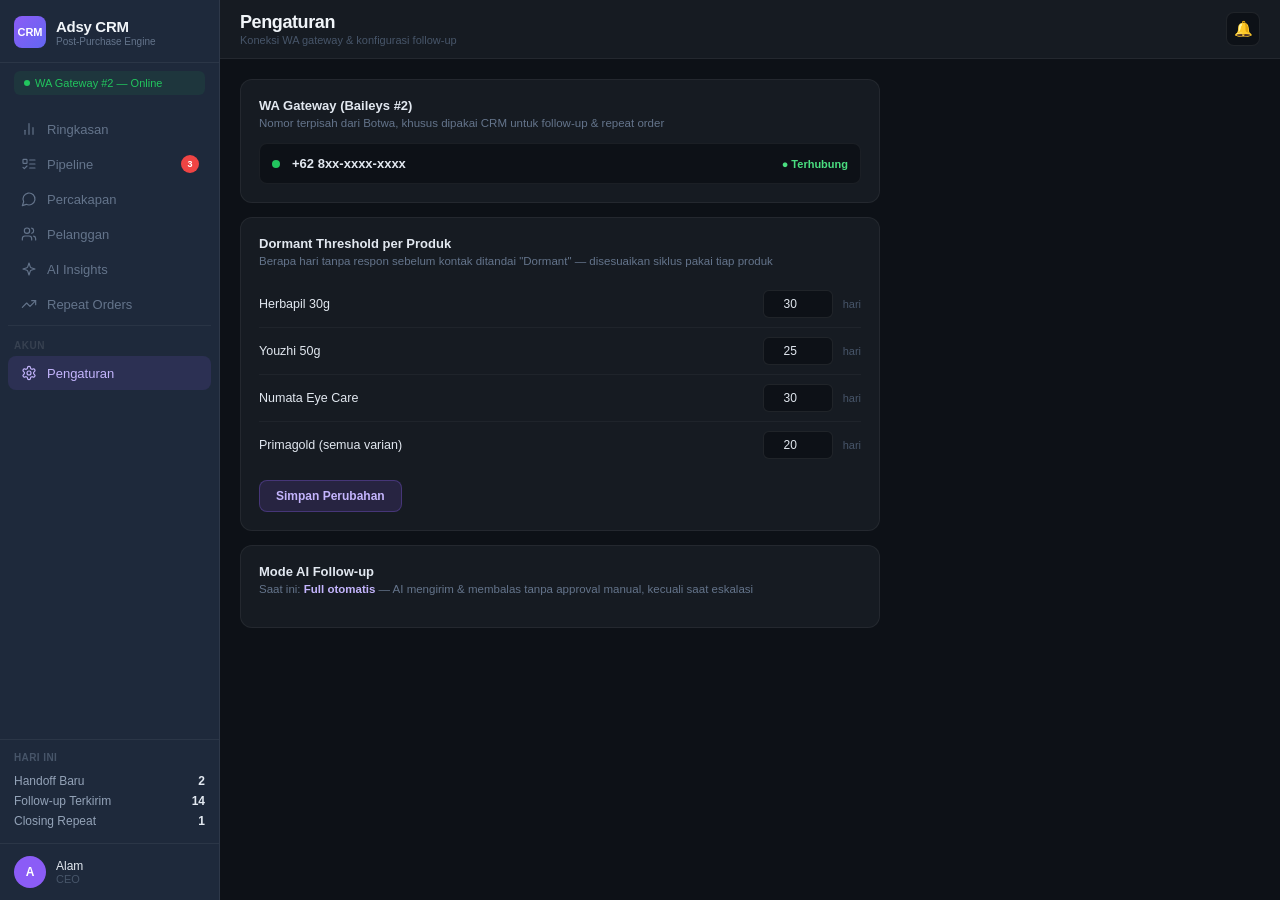
<file: settings.html>
<!DOCTYPE html>
<html lang="id">
<head>
<meta charset="UTF-8">
<meta name="viewport" content="width=device-width, initial-scale=1.0">
<title>Pengaturan — Adsy CRM</title>
<link rel="stylesheet" href="css/style.css">
<style>
#settings-wrap{flex:1;overflow-y:auto;padding:20px;max-width:680px}
.s-card{background:#161b22;border:1px solid rgba(255,255,255,.06);border-radius:12px;padding:18px;margin-bottom:14px}
.s-card h3{font-size:13px;font-weight:700;color:#e2e8f0;margin-bottom:4px}
.s-card p{font-size:11.5px;color:#64748b;margin-bottom:14px}
.wa-row{display:flex;align-items:center;gap:12px;padding:12px;background:#0d1117;border:1px solid rgba(255,255,255,.06);border-radius:8px}
.wa-dot{width:8px;height:8px;border-radius:50%;background:#22c55e}
.wa-num{flex:1;font-size:13px;font-weight:600;color:#e2e8f0}
.wa-status{font-size:11px;color:#4ade80;font-weight:600}
.prod-row{display:flex;align-items:center;gap:10px;padding:9px 0;border-bottom:1px solid rgba(255,255,255,.04);font-size:12.5px}
.prod-row:last-child{border-bottom:none}
.prod-name{flex:1;color:#e2e8f0;font-weight:500}
.prod-input{width:70px;background:#0d1117;border:1px solid rgba(255,255,255,.08);border-radius:6px;padding:6px 8px;color:#e2e8f0;font-size:12px;text-align:center;font-family:inherit}
.prod-unit{color:#475569;font-size:11px}
.save-btn{padding:8px 16px;border-radius:8px;background:rgba(139,92,246,.15);border:1px solid rgba(139,92,246,.3);color:#c4b5fd;font-size:12px;font-weight:600;cursor:pointer;font-family:inherit}
.save-btn:hover{background:rgba(139,92,246,.25)}
</style>
</head>
<body>

<div id="sidebar"></div>

<div id="main">
  <div id="top-header">
    <div class="th-left">
      <h1>Pengaturan</h1>
      <p>Koneksi WA gateway & konfigurasi follow-up</p>
    </div>
    <div class="th-right"><div class="th-notif">🔔</div></div>
  </div>

  <div id="settings-wrap">
    <div class="s-card">
      <h3>WA Gateway (Baileys #2)</h3>
      <p>Nomor terpisah dari Botwa, khusus dipakai CRM untuk follow-up & repeat order</p>
      <div class="wa-row">
        <span class="wa-dot"></span>
        <span class="wa-num">+62 8xx-xxxx-xxxx</span>
        <span class="wa-status">● Terhubung</span>
      </div>
    </div>

    <div class="s-card">
      <h3>Dormant Threshold per Produk</h3>
      <p>Berapa hari tanpa respon sebelum kontak ditandai "Dormant" — disesuaikan siklus pakai tiap produk</p>
      <div id="prodList"></div>
      <button class="save-btn" style="margin-top:12px">Simpan Perubahan</button>
    </div>

    <div class="s-card">
      <h3>Mode AI Follow-up</h3>
      <p>Saat ini: <b style="color:#c4b5fd">Full otomatis</b> — AI mengirim & membalas tanpa approval manual, kecuali saat eskalasi</p>
    </div>
  </div>
</div>

<script src="js/config.js"></script>
<script src="js/mock-data.js"></script>
<script src="js/app.js"></script>
<script>
renderSidebar('settings.html');

const PRODUCTS = [
  { name:'Herbapil 30g', days:30 },
  { name:'Youzhi 50g', days:25 },
  { name:'Numata Eye Care', days:30 },
  { name:'Primagold (semua varian)', days:20 },
];

document.getElementById('prodList').innerHTML = PRODUCTS.map(p => `
  <div class="prod-row">
    <span class="prod-name">${p.name}</span>
    <input class="prod-input" type="number" value="${p.days}" />
    <span class="prod-unit">hari</span>
  </div>
`).join('');
</script>
</body>
</html>
</file>
<file: css/style.css>
/* ════════════════════════════════════════════════════════
   ADSY CRM — Shared Stylesheet
   Design tokens matched to Botwa (sister project)
   ════════════════════════════════════════════════════════ */
*{box-sizing:border-box;margin:0;padding:0}
body{font-family:-apple-system,BlinkMacSystemFont,'Inter','Segoe UI',sans-serif;background:#0d1117;color:#e2e8f0;font-size:13px;height:100vh;overflow:hidden;display:flex;-webkit-font-smoothing:antialiased}
::-webkit-scrollbar{width:4px;height:4px}
::-webkit-scrollbar-thumb{background:rgba(255,255,255,.08);border-radius:4px}
::-webkit-scrollbar-track{background:transparent}
a{color:inherit;text-decoration:none}

/* ── SIDEBAR ── */
#sidebar{width:220px;background:#1e293b;border-right:1px solid rgba(255,255,255,.07);display:flex;flex-direction:column;flex-shrink:0;height:100vh}
.sb-brand{display:flex;align-items:center;gap:10px;padding:16px 14px 14px;border-bottom:1px solid rgba(255,255,255,.06)}
.sb-logo{width:32px;height:32px;background:linear-gradient(135deg,#8b5cf6,#6366f1);border-radius:8px;display:flex;align-items:center;justify-content:center;font-size:11px;font-weight:800;color:#fff;flex-shrink:0}
.sb-title{font-size:15px;font-weight:700;color:#f1f5f9;letter-spacing:-.3px}
.sb-subtitle{font-size:10px;color:#64748b;margin-top:1px}
.sb-nav{flex:1;overflow-y:auto;padding:8px 0}
.sb-section{font-size:10px;font-weight:600;color:#374151;text-transform:uppercase;letter-spacing:.5px;padding:10px 14px 4px;margin-top:4px}
.sb-item{display:flex;align-items:center;gap:9px;padding:8px 12px;margin:1px 8px;border-radius:8px;font-size:13px;font-weight:500;color:#64748b;cursor:pointer;transition:all .12s;position:relative}
.sb-item:hover{background:rgba(255,255,255,.05);color:#e2e8f0}
.sb-item.active{background:rgba(139,92,246,.13);color:#c4b5fd}
.sb-item .si{width:18px;height:18px;display:flex;align-items:center;justify-content:center;flex-shrink:0}
.sb-item .si svg{width:16px;height:16px;display:block}
.sb-item .sbadge{margin-left:auto;min-width:18px;height:18px;background:#ef4444;border-radius:9px;font-size:9px;color:#fff;font-weight:700;display:flex;align-items:center;justify-content:center;padding:0 4px}
.sb-divider{height:1px;background:rgba(255,255,255,.05);margin:4px 8px}
.sb-wa{display:flex;align-items:center;gap:5px;font-size:11px;font-weight:500;color:#22c55e;padding:6px 10px;background:rgba(34,197,94,.08);border-radius:6px;margin:8px 14px}
.sb-wa.offline{color:#f87171;background:rgba(239,68,68,.08)}
.bot-dot{width:6px;height:6px;background:#22c55e;border-radius:50%;animation:pulse 2s infinite}
.sb-wa.offline .bot-dot{background:#ef4444;animation:none}
@keyframes pulse{0%,100%{opacity:1}50%{opacity:.4}}
.sb-stats{padding:12px 14px;border-top:1px solid rgba(255,255,255,.06)}
.sb-stats-title{font-size:10px;font-weight:600;color:#475569;text-transform:uppercase;letter-spacing:.4px;margin-bottom:8px}
.sb-stat-row{display:flex;justify-content:space-between;align-items:center;padding:3px 0;font-size:12px;color:#94a3b8}
.sb-stat-row span:last-child{color:#e2e8f0;font-weight:600}
.sb-user{padding:12px 14px;border-top:1px solid rgba(255,255,255,.06);display:flex;align-items:center;gap:10px}
.sb-avatar{width:32px;height:32px;border-radius:50%;background:#8b5cf6;display:flex;align-items:center;justify-content:center;font-size:12px;font-weight:700;color:#fff;flex-shrink:0}

/* ── MAIN / HEADER ── */
#main{flex:1;display:flex;flex-direction:column;overflow:hidden;min-width:0}
#top-header{background:#161b22;border-bottom:1px solid rgba(255,255,255,.06);padding:12px 20px;display:flex;align-items:center;justify-content:space-between;flex-shrink:0}
.th-left h1{font-size:18px;font-weight:700;color:#f1f5f9;letter-spacing:-.4px}
.th-left p{font-size:11px;color:#475569;margin-top:1px}
.th-right{display:flex;align-items:center;gap:10px}
.th-search{display:flex;align-items:center;gap:8px;background:#0d1117;border:1px solid rgba(255,255,255,.08);border-radius:8px;padding:7px 12px;width:220px}
.th-search input{background:none;border:none;font-size:12px;color:#e2e8f0;flex:1;outline:none;font-family:inherit}
.th-search input::placeholder{color:#475569}
.th-notif{width:34px;height:34px;border-radius:8px;background:#0d1117;border:1px solid rgba(255,255,255,.08);display:flex;align-items:center;justify-content:center;cursor:pointer;font-size:15px;color:#64748b}
.th-notif:hover{border-color:#8b5cf6;color:#a78bfa}

/* ── STATS ROW ── */
#stats-row{background:#161b22;border-bottom:1px solid rgba(255,255,255,.06);padding:0 20px;height:72px;display:flex;gap:6px;flex-shrink:0;overflow-x:auto;align-items:center}
.stat-card{flex:1;min-width:120px;height:62px;background:#0d1117;border:1px solid rgba(255,255,255,.06);border-radius:8px;padding:0 10px;display:flex;align-items:center;gap:10px}
.stat-icon{width:38px;height:38px;border-radius:9px;display:flex;align-items:center;justify-content:center;font-size:17px;flex-shrink:0}
.stat-icon.blue{background:rgba(59,130,246,.13);color:#3b82f6}
.stat-icon.amber{background:rgba(245,158,11,.13);color:#f59e0b}
.stat-icon.green{background:rgba(34,197,94,.13);color:#22c55e}
.stat-icon.red{background:rgba(239,68,68,.13);color:#ef4444}
.stat-icon.purple{background:rgba(139,92,246,.13);color:#8b5cf6}
.stat-text{display:flex;flex-direction:column;min-width:0}
.stat-label{font-size:10px;color:#64748b;line-height:1.2}
.stat-num{font-size:20px;font-weight:700;color:#f1f5f9;line-height:1.1}
.stat-sub{font-size:9.5px;margin-top:1px}
.stat-sub.ok{color:#4ade80}
.stat-sub.danger{color:#f87171}
.stat-sub.muted{color:#475569}
.ai-engine-card{width:230px;height:62px;background:linear-gradient(135deg,rgba(139,92,246,.15),rgba(99,102,241,.1));border:1px solid rgba(139,92,246,.25);border-radius:8px;padding:6px 9px;flex-shrink:0;display:flex;flex-direction:column;justify-content:space-between}
.ai-engine-title{font-size:9px;font-weight:700;color:#c4b5fd;text-transform:uppercase;letter-spacing:.4px}
.ai-engine-sub{font-size:8.5px;color:#8b5cf6}
.ai-engine-stat{font-size:11px;color:#e2e8f0}
.ai-engine-stat b{color:#c4b5fd}

/* ── FILTER BAR ── */
#filter-bar{background:#161b22;border-bottom:1px solid rgba(255,255,255,.06);padding:10px 20px;display:flex;align-items:center;gap:8px;flex-shrink:0}
.ftab{padding:5px 14px;border-radius:20px;font-size:12px;font-weight:500;border:1px solid rgba(255,255,255,.08);background:none;color:#64748b;cursor:pointer;display:flex;align-items:center;gap:5px;font-family:inherit}
.ftab:hover{border-color:#8b5cf6;color:#c4b5fd}
.ftab.active{background:rgba(139,92,246,.12);color:#c4b5fd;border-color:rgba(139,92,246,.3)}
.ftab.eskalasi.active{background:rgba(239,68,68,.1);color:#fca5a5;border-color:rgba(239,68,68,.3)}
.ftab .fn{min-width:16px;height:16px;border-radius:8px;background:rgba(255,255,255,.08);display:inline-flex;align-items:center;justify-content:center;font-size:10px;font-weight:700;padding:0 4px}
.ftab.active .fn{background:rgba(139,92,246,.3);color:#c4b5fd}
.filter-sort{margin-left:auto;font-size:12px;color:#94a3b8;background:#0d1117;border:1px solid rgba(255,255,255,.08);border-radius:6px;padding:5px 10px;cursor:pointer;font-family:inherit}

/* ── KANBAN BOARD ── */
#board-wrap{flex:1;overflow-x:auto;overflow-y:hidden;padding:16px 20px}
#board{display:flex;gap:12px;height:100%;min-width:max-content}
.column{width:264px;flex-shrink:0;background:#161b22;border:1px solid rgba(255,255,255,.06);border-radius:10px;display:flex;flex-direction:column;max-height:100%}
.column-head{padding:12px 13px 10px;border-bottom:1px solid rgba(255,255,255,.05);display:flex;align-items:center;justify-content:space-between;flex-shrink:0}
.column-title{font-size:12px;font-weight:700;letter-spacing:.01em;display:flex;align-items:center;gap:7px;color:#cbd5e1}
.column-bar{width:3px;height:13px;border-radius:2px;flex-shrink:0}
.column-count{font-size:10.5px;color:#64748b;background:#0d1117;padding:2px 7px;border-radius:10px;font-weight:600}
.column-body{padding:9px;display:flex;flex-direction:column;gap:7px;overflow-y:auto;flex:1}
.column-body.drag-over{background:rgba(139,92,246,.05)}

.card{background:#0d1117;border:1px solid rgba(255,255,255,.07);border-radius:8px;padding:10px 11px;cursor:grab;transition:border-color .12s}
.card:hover{border-color:rgba(139,92,246,.3)}
.card.dragging{opacity:.4}
.card-top{display:flex;align-items:center;justify-content:space-between;margin-bottom:6px}
.card-name{font-size:13px;font-weight:600;color:#e2e8f0}
.card-tag{font-size:9px;padding:2px 6px;border-radius:10px;font-weight:700;background:rgba(139,92,246,.13);color:#c4b5fd}
.card-product{font-size:11px;color:#64748b;margin-bottom:6px}
.card-meta{display:flex;align-items:center;justify-content:space-between;font-size:10.5px;color:#475569;padding-top:6px;border-top:1px solid rgba(255,255,255,.04)}
.repeat-badge{font-size:9.5px;color:#fcd34d;font-weight:700;background:rgba(245,158,11,.1);padding:1px 6px;border-radius:8px}
.empty-col{font-size:11px;color:#374151;text-align:center;padding:20px 8px}

/* ── DRAWER (Detail panel) ── */
.drawer-overlay{position:fixed;inset:0;background:rgba(0,0,0,.5);display:none;z-index:50}
.drawer-overlay.open{display:block}
.drawer{position:fixed;top:0;right:-400px;width:380px;height:100%;background:#161b22;border-left:1px solid rgba(255,255,255,.08);z-index:51;transition:right .22s ease;display:flex;flex-direction:column}
.drawer.open{right:0}
.drawer-head{padding:18px 20px;border-bottom:1px solid rgba(255,255,255,.06);display:flex;justify-content:space-between;align-items:flex-start}
.drawer-close{background:none;border:none;color:#475569;cursor:pointer;font-size:18px}
.drawer-body{padding:18px 20px;overflow-y:auto;flex:1}
.drawer-section{margin-bottom:18px}
.drawer-label{font-size:10px;text-transform:uppercase;letter-spacing:.05em;color:#475569;margin-bottom:8px;font-weight:700}
.info-row{display:flex;justify-content:space-between;font-size:12px;padding:7px 0;border-bottom:1px solid rgba(255,255,255,.04);color:#94a3b8}
.info-row span:last-child{color:#e2e8f0;text-align:right;max-width:220px}
.timeline-item{display:flex;gap:9px;margin-bottom:13px;font-size:12px}
.timeline-dot{width:7px;height:7px;border-radius:50%;background:#8b5cf6;margin-top:4px;flex-shrink:0}
.timeline-dot.out{background:#3b82f6}
.timeline-content{color:#cbd5e1;line-height:1.5}
.timeline-time{color:#475569;font-size:10px;margin-top:2px}
.drawer-btn{width:100%;padding:9px;border-radius:8px;font-size:12px;font-weight:600;cursor:pointer;border:1px solid rgba(255,255,255,.08);background:#0d1117;color:#cbd5e1;margin-top:6px}
.drawer-btn:hover{border-color:#8b5cf6;color:#c4b5fd}

/* ── CONVERSATIONS PAGE: INBOX + CHAT ── */
#content-area{flex:1;display:flex;overflow:hidden;min-width:0}
#inbox{width:280px;min-width:280px;background:#161b22;border-right:1px solid rgba(255,255,255,.06);display:flex;flex-direction:column;flex-shrink:0}
.inbox-header{padding:12px 14px 8px;display:flex;align-items:center;justify-content:space-between}
.inbox-title{font-size:12px;font-weight:700;color:#94a3b8;text-transform:uppercase;letter-spacing:.5px;display:flex;align-items:center;gap:6px}
.inbox-count{min-width:18px;height:18px;background:#8b5cf6;border-radius:9px;font-size:10px;color:#fff;font-weight:700;display:flex;align-items:center;justify-content:center;padding:0 5px}
#conv-list{flex:1;overflow-y:auto}
.conv-item{display:flex;gap:10px;padding:10px 14px;cursor:pointer;border-bottom:1px solid rgba(255,255,255,.04);align-items:flex-start;position:relative}
.conv-item:hover{background:rgba(255,255,255,.03)}
.conv-item.active{background:rgba(139,92,246,.08);border-left:2px solid #8b5cf6}
.conv-av{width:36px;height:36px;border-radius:50%;flex-shrink:0;display:flex;align-items:center;justify-content:center;font-size:13px;font-weight:700;color:#fff}
.conv-info{flex:1;min-width:0}
.conv-name-row{display:flex;justify-content:space-between;align-items:center}
.conv-name{font-weight:600;font-size:13px;color:#e2e8f0;white-space:nowrap;overflow:hidden;text-overflow:ellipsis;max-width:140px}
.conv-time{font-size:10px;color:#475569;flex-shrink:0}
.conv-preview{font-size:11px;color:#64748b;white-space:nowrap;overflow:hidden;text-overflow:ellipsis;margin-top:2px}
.conv-tags{display:flex;align-items:center;gap:4px;margin-top:4px}
.ctag{font-size:10px;padding:1px 6px;border-radius:4px;font-weight:500}
.ctag.stage{background:rgba(139,92,246,.1);color:#c4b5fd}
.ctag.eskalasi{background:rgba(239,68,68,.1);color:#fca5a5}
.empty-inbox{text-align:center;padding:40px 16px;color:#475569}

#chat-panel{flex:1;display:flex;flex-direction:column;min-width:0;background:#0d1117}
#chat-header{background:#161b22;border-bottom:1px solid rgba(255,255,255,.06);padding:10px 16px;display:flex;align-items:center;gap:10px;flex-shrink:0}
.ch-av{width:36px;height:36px;border-radius:50%;display:flex;align-items:center;justify-content:center;font-size:13px;font-weight:700;color:#fff;flex-shrink:0}
.ch-name{font-weight:700;font-size:14px;color:#f1f5f9}
.ch-sub{font-size:11px;color:#475569;display:flex;align-items:center;gap:5px;margin-top:1px}
.ch-acts{display:flex;gap:6px;margin-left:auto}
.act-btn{padding:0 12px;height:30px;border-radius:6px;background:rgba(255,255,255,.04);border:1px solid rgba(255,255,255,.06);display:flex;align-items:center;justify-content:center;cursor:pointer;font-size:12px;color:#64748b;gap:5px;font-weight:600}
.act-btn:hover{background:rgba(139,92,246,.1);border-color:rgba(139,92,246,.3);color:#c4b5fd}
.act-btn.danger:hover{background:rgba(239,68,68,.1);border-color:rgba(239,68,68,.3);color:#fca5a5}
.ch-status-badge{font-size:10px;padding:3px 10px;border-radius:12px;font-weight:600;border:1px solid}
.ch-status-badge.ai{background:rgba(139,92,246,.1);color:#c4b5fd;border-color:rgba(139,92,246,.2)}
.ch-status-badge.eskalasi{background:rgba(239,68,68,.1);color:#fca5a5;border-color:rgba(239,68,68,.2)}
.ch-status-badge.manual{background:rgba(245,158,11,.1);color:#fcd34d;border-color:rgba(245,158,11,.2)}

#messages-area{flex:1;overflow-y:auto;padding:16px;display:flex;flex-direction:column;gap:8px}
.day-divider{text-align:center;font-size:10px;color:#374151;display:flex;align-items:center;gap:8px;margin:4px 0}
.day-divider::before,.day-divider::after{content:'';flex:1;height:1px;background:rgba(255,255,255,.05)}
.msg-row{display:flex;gap:8px;align-items:flex-end}
.msg-row.from-customer{justify-content:flex-start}
.msg-row.from-bot{justify-content:flex-end}
.msg-wrap{max-width:65%;min-width:0}
.bubble{padding:9px 13px;border-radius:14px;font-size:13px;line-height:1.6;word-break:break-word}
.from-customer .bubble{background:#1e293b;border:1px solid rgba(255,255,255,.06);border-bottom-left-radius:4px;color:#e2e8f0}
.from-bot .bubble{background:linear-gradient(135deg,#7c3aed,#8b5cf6);color:#fff;border-bottom-right-radius:4px;box-shadow:0 2px 8px rgba(139,92,246,.25)}
.msg-meta{font-size:10px;color:#374151;margin-top:3px}
.from-bot .msg-meta{text-align:right;color:#475569}
.bot-label{font-size:10px;color:#a78bfa;font-weight:600;margin-bottom:2px;text-align:right}
.no-chat{flex:1;display:flex;align-items:center;justify-content:center;flex-direction:column;gap:10px;color:#374151}
.no-chat-icon{font-size:48px;opacity:.3}

#observer-bar{background:#161b22;border-top:1px solid rgba(139,92,246,.2);padding:10px 16px;flex-shrink:0;display:flex;align-items:center;gap:10px;font-size:11.5px;color:#64748b}
#observer-bar .obs-dot{width:6px;height:6px;border-radius:50%;background:#8b5cf6}

/* ── RIGHT PANEL (customer context) ── */
#side-panel{width:280px;min-width:280px;background:#161b22;border-left:1px solid rgba(255,255,255,.06);display:flex;flex-direction:column;flex-shrink:0;overflow-y:auto}
.cb-header{padding:12px 14px;border-bottom:1px solid rgba(255,255,255,.06);display:flex;align-items:center;gap:6px;font-size:12px;font-weight:700;color:#94a3b8;text-transform:uppercase;letter-spacing:.4px;flex-shrink:0}
.cb-section{padding:12px 14px;border-bottom:1px solid rgba(255,255,255,.04)}
.cb-title{font-size:10px;font-weight:700;color:#475569;text-transform:uppercase;letter-spacing:.5px;margin-bottom:8px}
.cm-row{display:flex;align-items:center;gap:10px;padding:7px 0;font-size:12px}
.cm-label{color:#475569;flex:1}
.cm-value{color:#cbd5e1;font-weight:500;text-align:right;max-width:160px;overflow:hidden;text-overflow:ellipsis;white-space:nowrap}
.stage-pill{display:inline-flex;align-items:center;gap:5px;padding:5px 10px;border-radius:8px;font-size:12px;font-weight:600;background:rgba(139,92,246,.1);color:#c4b5fd;border:1px solid rgba(139,92,246,.2)}
</file>
